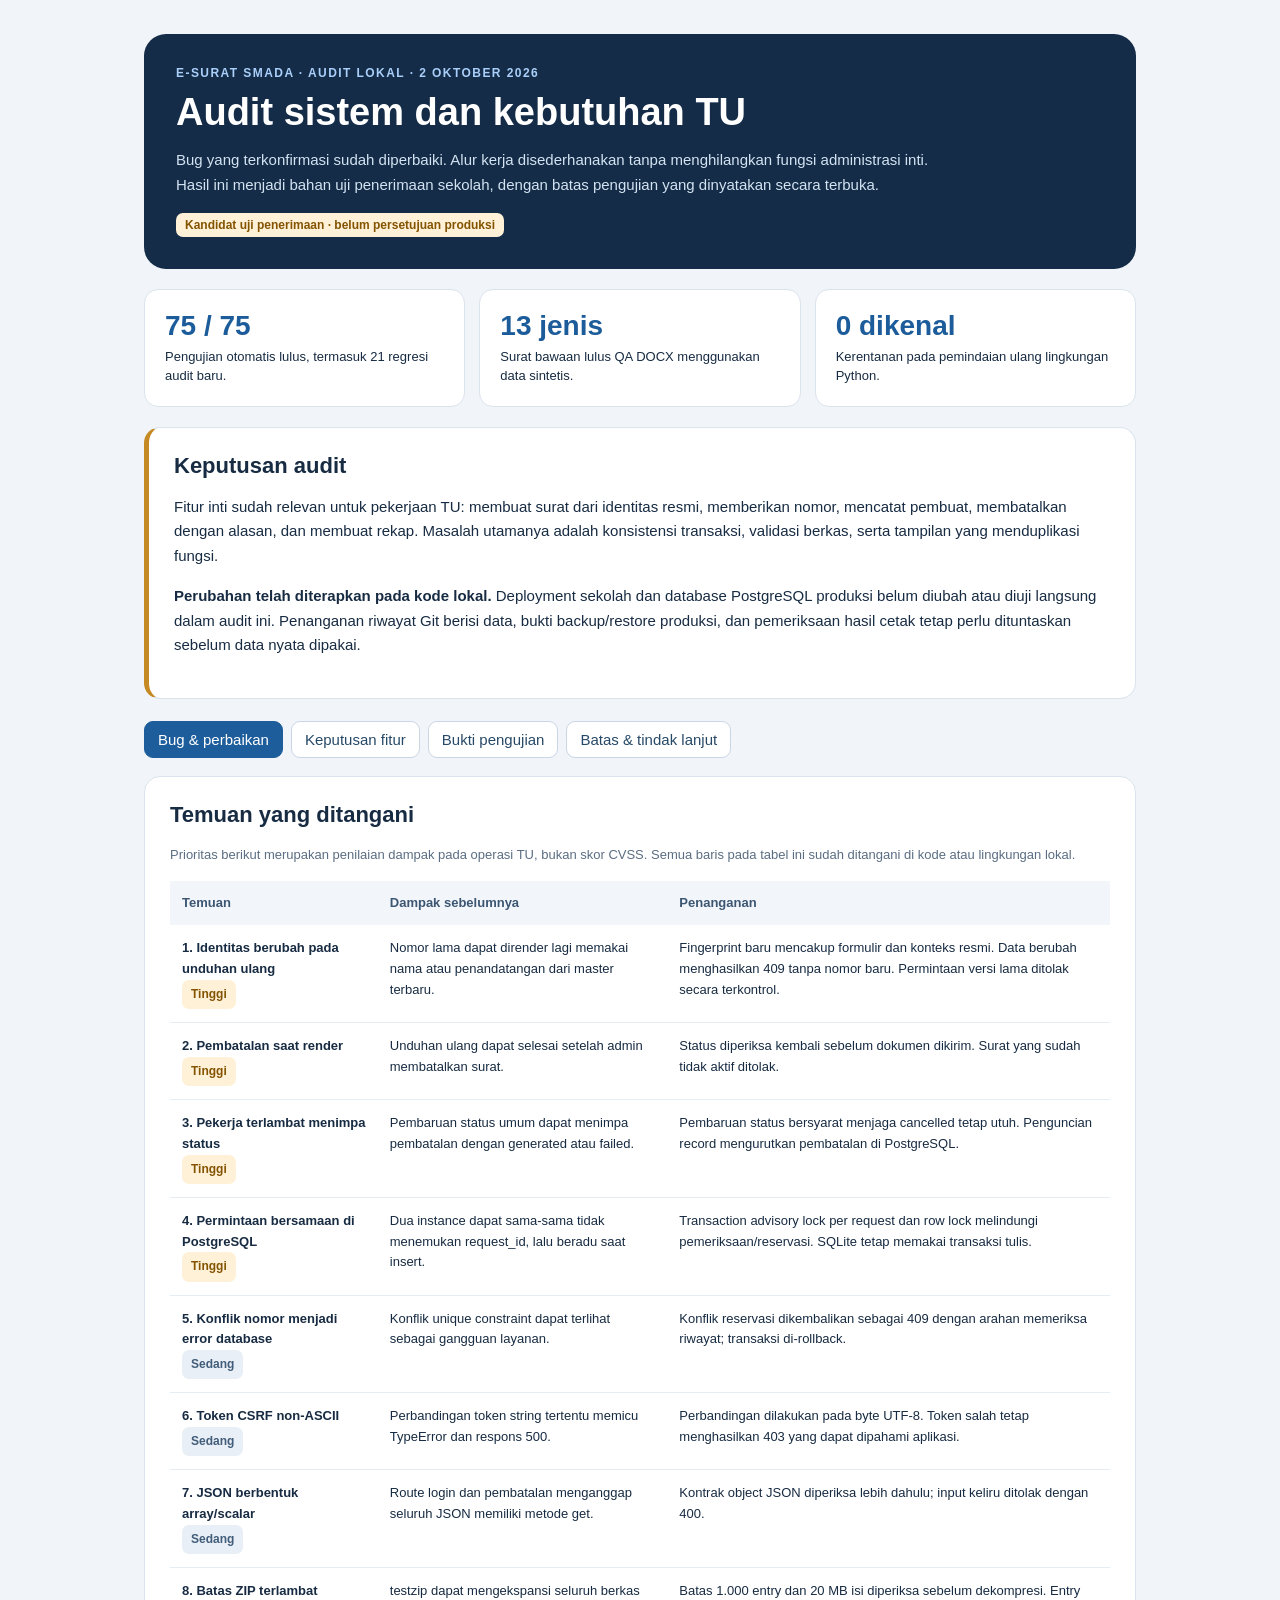
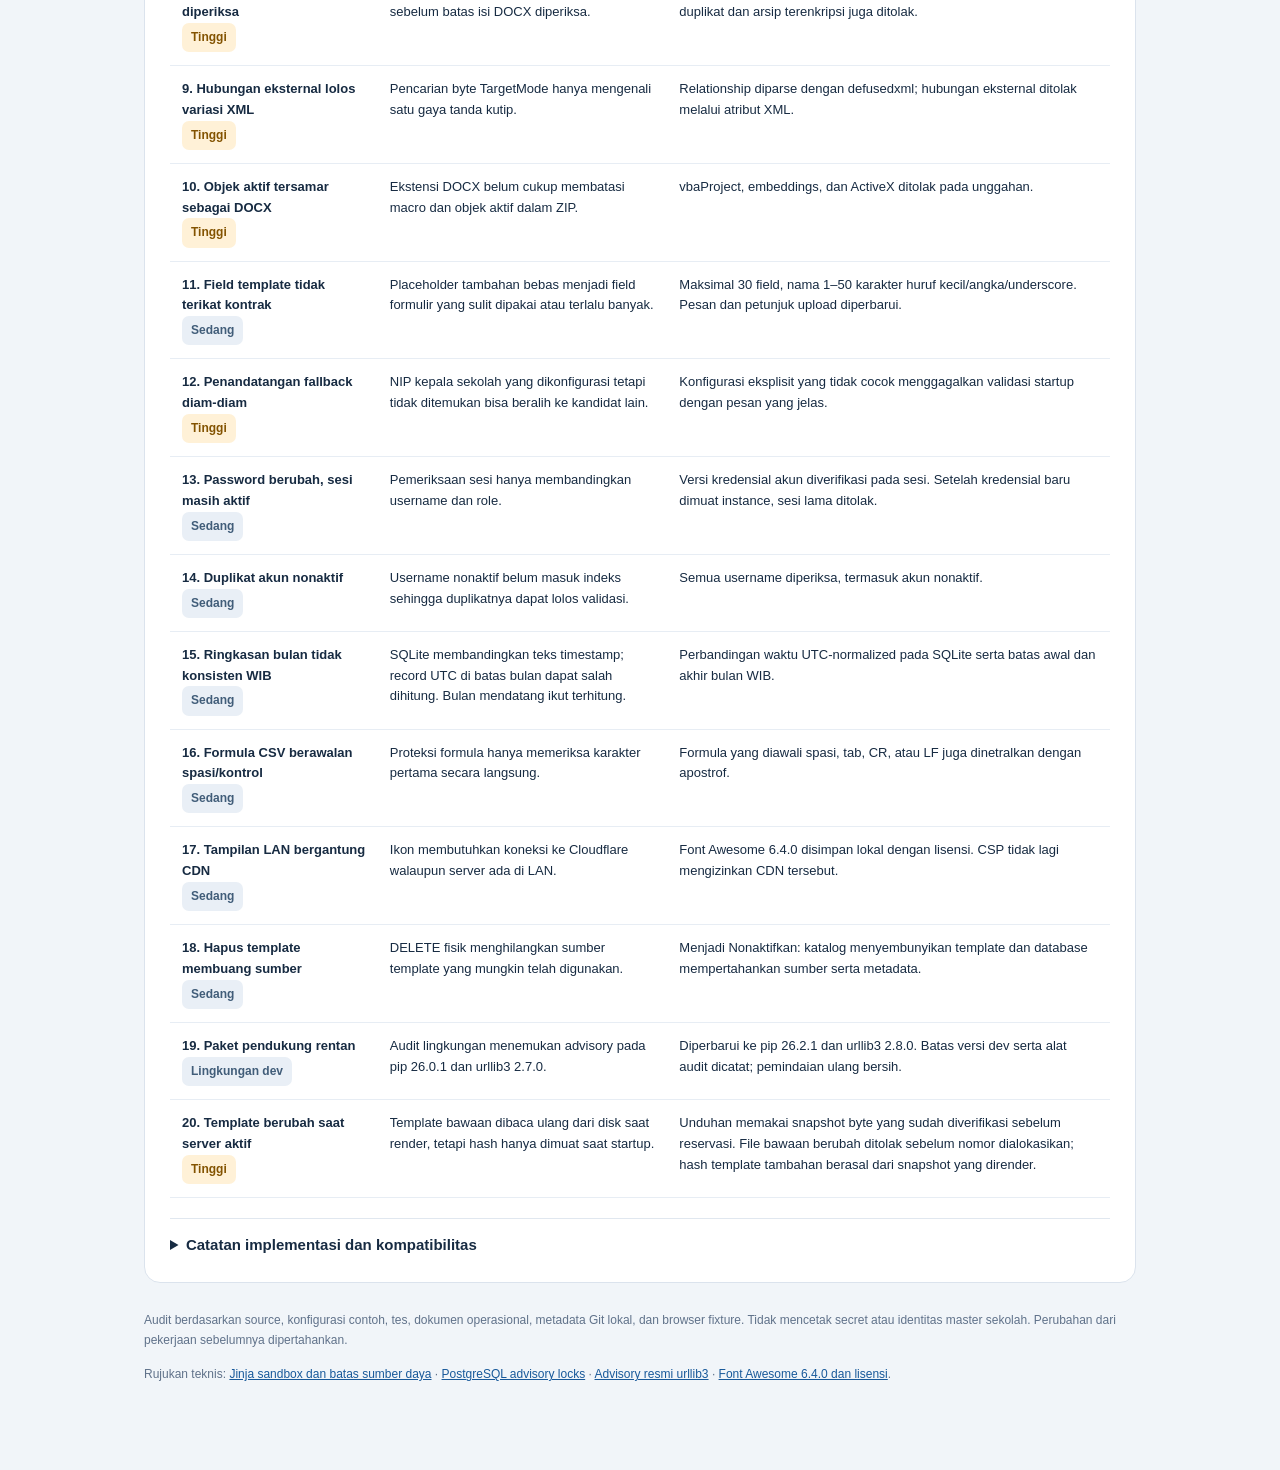
<file: docs/AUDIT_SISTEM_2026-10-02.html>
<!doctype html>
<html lang="id">
<head>
<meta charset="utf-8"><meta name="viewport" content="width=device-width,initial-scale=1">
<title>Audit Sistem E-Surat SMADA — 2 Oktober 2026</title>
<style>
:root{font-family:Segoe UI,Arial,sans-serif;color:#172b42;background:#f1f5f9;font-size:15px}*{box-sizing:border-box}body{margin:0}main{max-width:1040px;margin:auto;padding:34px 24px 70px}header{border-radius:22px;background:#142c47;color:#fff;padding:32px}h1{font-size:clamp(26px,4vw,38px);line-height:1.16;margin:10px 0 14px}h2{font-size:22px;margin:0 0 16px}h3{font-size:16px;margin:0 0 8px}p{line-height:1.65;margin:8px 0 15px}.eyebrow{font-size:12px;font-weight:700;letter-spacing:.12em;text-transform:uppercase;color:#a9cffa}.lede{max-width:780px;color:#d3e3f2}.tag{display:inline-block;padding:5px 9px;border-radius:7px;font-size:12px;font-weight:700;background:#e1f4eb;color:#165f42}.tag.warn{background:#fff1d7;color:#835300}.tag.remove{background:#fde8e9;color:#963c45}.tag.muted{background:#e9eff6;color:#415d79}.metrics{display:grid;grid-template-columns:repeat(3,1fr);gap:14px;margin:20px 0}.metric{background:#fff;border:1px solid #dbe3ed;border-radius:14px;padding:20px}.metric strong{display:block;font-size:28px;color:#1c5c9a}.metric span{font-size:13px;line-height:1.5;display:block;margin-top:5px}.panel{background:white;border:1px solid #dbe3ed;border-radius:16px;padding:25px;margin:18px 0}.decision{border-left:5px solid #c58a23}.note{color:#5a6d82;font-size:13px}.tabs{display:flex;flex-wrap:wrap;gap:8px;margin:22px 0 16px}button{font:inherit;cursor:pointer;border:1px solid #cad6e5;border-radius:9px;padding:9px 13px;background:#fff;color:#274968}button.active{background:#1d5d9b;color:#fff;border-color:#1d5d9b}button:focus-visible,a:focus-visible{outline:3px solid #e5a839;outline-offset:3px}[hidden]{display:none!important}.table-wrap{overflow-x:auto}table{width:100%;border-collapse:collapse;text-align:left;font-size:13px;line-height:1.6}th{padding:12px;background:#f2f6fb;color:#3c5672;font-weight:700}td{padding:13px 12px;border-bottom:1px solid #e7edf4;vertical-align:top}td:first-child{min-width:180px;font-weight:600}td code{font-size:12px}ul,ol{padding-left:22px;line-height:1.7}li{margin:7px 0}details{border-top:1px solid #e0e7ef;padding-top:14px;margin-top:20px}summary{cursor:pointer;font-weight:600;line-height:1.6}code{background:#eef3f8;border-radius:4px;padding:2px 4px;overflow-wrap:anywhere}a{color:#18599a;text-decoration:underline}footer{color:#60728a;font-size:12px;margin-top:28px;line-height:1.6}.cards{display:grid;grid-template-columns:1fr 1fr;gap:14px}.card{padding:17px;border:1px solid #e0e7ef;border-radius:12px;background:#fafcfe}@media(max-width:650px){main{padding:16px 12px 40px}header{padding:24px 20px}.panel{padding:20px 16px}.metrics{gap:8px}.metric{padding:15px 11px}.metric strong{font-size:23px}.metric span{font-size:12px}.cards{grid-template-columns:1fr}td:first-child{min-width:140px}}@media print{body{background:white}main{max-width:none;padding:0}header{background:white;color:#172b42;border:1px solid #b9c7d7}.lede,.eyebrow{color:#415d79}.tabs,button{display:none}.tab-section[hidden]{display:block!important}.panel{break-inside:auto}.table-wrap{overflow:visible}tr{break-inside:avoid}a{color:inherit}}
</style>
</head>
<body><main>
<header><div class="eyebrow">E-Surat SMADA · Audit lokal · 2 Oktober 2026</div><h1>Audit sistem dan kebutuhan TU</h1><p class="lede">Bug yang terkonfirmasi sudah diperbaiki. Alur kerja disederhanakan tanpa menghilangkan fungsi administrasi inti. Hasil ini menjadi bahan uji penerimaan sekolah, dengan batas pengujian yang dinyatakan secara terbuka.</p><span class="tag warn">Kandidat uji penerimaan · belum persetujuan produksi</span></header>
<div class="metrics"><div class="metric"><strong>75 / 75</strong><span>Pengujian otomatis lulus, termasuk 21 regresi audit baru.</span></div><div class="metric"><strong>13 jenis</strong><span>Surat bawaan lulus QA DOCX menggunakan data sintetis.</span></div><div class="metric"><strong>0 dikenal</strong><span>Kerentanan pada pemindaian ulang lingkungan Python.</span></div></div>
<section class="panel decision"><h2>Keputusan audit</h2><p>Fitur inti sudah relevan untuk pekerjaan TU: membuat surat dari identitas resmi, memberikan nomor, mencatat pembuat, membatalkan dengan alasan, dan membuat rekap. Masalah utamanya adalah konsistensi transaksi, validasi berkas, serta tampilan yang menduplikasi fungsi.</p><p><strong>Perubahan telah diterapkan pada kode lokal.</strong> Deployment sekolah dan database PostgreSQL produksi belum diubah atau diuji langsung dalam audit ini. Penanganan riwayat Git berisi data, bukti backup/restore produksi, dan pemeriksaan hasil cetak tetap perlu dituntaskan sebelum data nyata dipakai.</p></section>
<nav class="tabs" aria-label="Bagian laporan"><button class="active" aria-pressed="true" data-section="fixes">Bug &amp; perbaikan</button><button aria-pressed="false" data-section="features">Keputusan fitur</button><button aria-pressed="false" data-section="validation">Bukti pengujian</button><button aria-pressed="false" data-section="limits">Batas &amp; tindak lanjut</button></nav>
<section class="panel tab-section" id="fixes"><h2>Temuan yang ditangani</h2><p class="note">Prioritas berikut merupakan penilaian dampak pada operasi TU, bukan skor CVSS. Semua baris pada tabel ini sudah ditangani di kode atau lingkungan lokal.</p><div class="table-wrap"><table><thead><tr><th>Temuan</th><th>Dampak sebelumnya</th><th>Penanganan</th></tr></thead><tbody>
<tr><td>1. Identitas berubah pada unduhan ulang<br><span class="tag warn">Tinggi</span></td><td>Nomor lama dapat dirender lagi memakai nama atau penandatangan dari master terbaru.</td><td>Fingerprint baru mencakup formulir dan konteks resmi. Data berubah menghasilkan 409 tanpa nomor baru. Permintaan versi lama ditolak secara terkontrol.</td></tr>
<tr><td>2. Pembatalan saat render<br><span class="tag warn">Tinggi</span></td><td>Unduhan ulang dapat selesai setelah admin membatalkan surat.</td><td>Status diperiksa kembali sebelum dokumen dikirim. Surat yang sudah tidak aktif ditolak.</td></tr>
<tr><td>3. Pekerja terlambat menimpa status<br><span class="tag warn">Tinggi</span></td><td>Pembaruan status umum dapat menimpa pembatalan dengan generated atau failed.</td><td>Pembaruan status bersyarat menjaga cancelled tetap utuh. Penguncian record mengurutkan pembatalan di PostgreSQL.</td></tr>
<tr><td>4. Permintaan bersamaan di PostgreSQL<br><span class="tag warn">Tinggi</span></td><td>Dua instance dapat sama-sama tidak menemukan request_id, lalu beradu saat insert.</td><td>Transaction advisory lock per request dan row lock melindungi pemeriksaan/reservasi. SQLite tetap memakai transaksi tulis.</td></tr>
<tr><td>5. Konflik nomor menjadi error database<br><span class="tag muted">Sedang</span></td><td>Konflik unique constraint dapat terlihat sebagai gangguan layanan.</td><td>Konflik reservasi dikembalikan sebagai 409 dengan arahan memeriksa riwayat; transaksi di-rollback.</td></tr>
<tr><td>6. Token CSRF non-ASCII<br><span class="tag muted">Sedang</span></td><td>Perbandingan token string tertentu memicu TypeError dan respons 500.</td><td>Perbandingan dilakukan pada byte UTF-8. Token salah tetap menghasilkan 403 yang dapat dipahami aplikasi.</td></tr>
<tr><td>7. JSON berbentuk array/scalar<br><span class="tag muted">Sedang</span></td><td>Route login dan pembatalan menganggap seluruh JSON memiliki metode get.</td><td>Kontrak object JSON diperiksa lebih dahulu; input keliru ditolak dengan 400.</td></tr>
<tr><td>8. Batas ZIP terlambat diperiksa<br><span class="tag warn">Tinggi</span></td><td>testzip dapat mengekspansi seluruh berkas sebelum batas isi DOCX diperiksa.</td><td>Batas 1.000 entry dan 20 MB isi diperiksa sebelum dekompresi. Entry duplikat dan arsip terenkripsi juga ditolak.</td></tr>
<tr><td>9. Hubungan eksternal lolos variasi XML<br><span class="tag warn">Tinggi</span></td><td>Pencarian byte TargetMode hanya mengenali satu gaya tanda kutip.</td><td>Relationship diparse dengan defusedxml; hubungan eksternal ditolak melalui atribut XML.</td></tr>
<tr><td>10. Objek aktif tersamar sebagai DOCX<br><span class="tag warn">Tinggi</span></td><td>Ekstensi DOCX belum cukup membatasi macro dan objek aktif dalam ZIP.</td><td>vbaProject, embeddings, dan ActiveX ditolak pada unggahan.</td></tr>
<tr><td>11. Field template tidak terikat kontrak<br><span class="tag muted">Sedang</span></td><td>Placeholder tambahan bebas menjadi field formulir yang sulit dipakai atau terlalu banyak.</td><td>Maksimal 30 field, nama 1–50 karakter huruf kecil/angka/underscore. Pesan dan petunjuk upload diperbarui.</td></tr>
<tr><td>12. Penandatangan fallback diam-diam<br><span class="tag warn">Tinggi</span></td><td>NIP kepala sekolah yang dikonfigurasi tetapi tidak ditemukan bisa beralih ke kandidat lain.</td><td>Konfigurasi eksplisit yang tidak cocok menggagalkan validasi startup dengan pesan yang jelas.</td></tr>
<tr><td>13. Password berubah, sesi masih aktif<br><span class="tag muted">Sedang</span></td><td>Pemeriksaan sesi hanya membandingkan username dan role.</td><td>Versi kredensial akun diverifikasi pada sesi. Setelah kredensial baru dimuat instance, sesi lama ditolak.</td></tr>
<tr><td>14. Duplikat akun nonaktif<br><span class="tag muted">Sedang</span></td><td>Username nonaktif belum masuk indeks sehingga duplikatnya dapat lolos validasi.</td><td>Semua username diperiksa, termasuk akun nonaktif.</td></tr>
<tr><td>15. Ringkasan bulan tidak konsisten WIB<br><span class="tag muted">Sedang</span></td><td>SQLite membandingkan teks timestamp; record UTC di batas bulan dapat salah dihitung. Bulan mendatang ikut terhitung.</td><td>Perbandingan waktu UTC-normalized pada SQLite serta batas awal dan akhir bulan WIB.</td></tr>
<tr><td>16. Formula CSV berawalan spasi/kontrol<br><span class="tag muted">Sedang</span></td><td>Proteksi formula hanya memeriksa karakter pertama secara langsung.</td><td>Formula yang diawali spasi, tab, CR, atau LF juga dinetralkan dengan apostrof.</td></tr>
<tr><td>17. Tampilan LAN bergantung CDN<br><span class="tag muted">Sedang</span></td><td>Ikon membutuhkan koneksi ke Cloudflare walaupun server ada di LAN.</td><td>Font Awesome 6.4.0 disimpan lokal dengan lisensi. CSP tidak lagi mengizinkan CDN tersebut.</td></tr>
<tr><td>18. Hapus template membuang sumber<br><span class="tag muted">Sedang</span></td><td>DELETE fisik menghilangkan sumber template yang mungkin telah digunakan.</td><td>Menjadi Nonaktifkan: katalog menyembunyikan template dan database mempertahankan sumber serta metadata.</td></tr>
<tr><td>19. Paket pendukung rentan<br><span class="tag muted">Lingkungan dev</span></td><td>Audit lingkungan menemukan advisory pada pip 26.0.1 dan urllib3 2.7.0.</td><td>Diperbarui ke pip 26.2.1 dan urllib3 2.8.0. Batas versi dev serta alat audit dicatat; pemindaian ulang bersih.</td></tr>
<tr><td>20. Template berubah saat server aktif<br><span class="tag warn">Tinggi</span></td><td>Template bawaan dibaca ulang dari disk saat render, tetapi hash hanya dimuat saat startup.</td><td>Unduhan memakai snapshot byte yang sudah diverifikasi sebelum reservasi. File bawaan berubah ditolak sebelum nomor dialokasikan; hash template tambahan berasal dari snapshot yang dirender.</td></tr>
</tbody></table></div><details><summary>Catatan implementasi dan kompatibilitas</summary><p>Tidak ada perubahan schema database baru dalam audit ini. Fingerprint permintaan sekarang berawalan <code>v2:</code>; request lama tanpa konteks identitas lengkap tetap berada di riwayat tetapi tidak dapat dirender ulang melalui formulir. Tidak ada nomor lama yang dialokasikan ulang.</p><p>Sesi sebelum perubahan versi kredensial perlu login kembali. Perubahan file akun berlaku setelah restart/redeploy semua instance. Penonaktifan template bukan penyimpanan versi historis: upload ulang key yang sama masih dapat memperbarui row sumber.</p><p>Validator personel tidak lagi bergantung pada assert yang hilang saat Python berjalan dengan optimasi. Halaman template menjelaskan kontrak field dan perilaku penonaktifan.</p></details></section>
<section class="panel tab-section" id="features" hidden><h2>Fitur: pertahankan atau buang?</h2><p>Penilaian didasarkan pada pekerjaan TU dan duplikasi alur yang terlihat pada kode. Frekuensi penggunaan nyata belum diukur bersama staf sekolah.</p><div class="table-wrap"><table><thead><tr><th>Fitur</th><th>Keputusan</th><th>Alasan / hasil</th></tr></thead><tbody>
<tr><td>Modal riwayat kedua</td><td><span class="tag remove">Dihapus</span></td><td>Filter lebih sedikit dan logika pembatalan/ekspor terpisah. Riwayat kini satu halaman; tautan dari formulir membuka tab baru agar isian bertahan.</td></tr>
<tr><td>Pratinjau master 6–8 record</td><td><span class="tag remove">Dihapus</span></td><td>Menduplikasi direktori yang sudah dapat dicari dan dipaginasi. Ringkasan jumlah dan identitas kepala sekolah tetap ada.</td></tr>
<tr><td>Role reviewer di JavaScript lama</td><td><span class="tag remove">Dihapus</span></td><td>Tidak ada role reviewer yang didukung backend. Hilang bersama implementasi modal riwayat lama.</td></tr>
<tr><td>Katalog “Template (.docx)” di pembuat surat</td><td><span class="tag muted">Diperjelas</span></td><td>Menjadi Jenis Surat; fungsinya memilih surat, bukan mengunduh template kosong. Panel kelola template admin tetap terpisah.</td></tr>
<tr><td>13 jenis bawaan</td><td><span class="tag">Dipertahankan</span></td><td>Masing-masing memiliki tujuan dan kontrak dokumen. Belum ada data penggunaan yang membuktikan salah satunya perlu dibuang.</td></tr>
<tr><td>Pencarian guru/siswa dan kode arsip di formulir</td><td><span class="tag">Dipertahankan</span></td><td>Berguna untuk memilih identitas resmi dan klasifikasi tanpa mengetik ulang atau meninggalkan formulir.</td></tr>
<tr><td>Nomor otomatis dan idempotensi</td><td><span class="tag">Wajib</span></td><td>Mengurangi duplikasi nomor saat unduh ulang dan menjaga register TU.</td></tr>
<tr><td>Nomor manual admin</td><td><span class="tag">Dipertahankan terbatas</span></td><td>Dibutuhkan untuk pencatatan nomor dari register/SOP sekolah. Tetap admin-only dan unik.</td></tr>
<tr><td>Pembatalan dengan alasan</td><td><span class="tag">Wajib</span></td><td>Koreksi administrasi perlu jejak aktor, waktu, dan alasan; nomor tidak digunakan kembali.</td></tr>
<tr><td>Word dan PDF</td><td><span class="tag">Dipertahankan</span></td><td>Word untuk pemeriksaan dan format kompleks; PDF untuk distribusi/cetak setelah diperiksa. Keduanya memakai satu nomor.</td></tr>
<tr><td>Template tambahan admin</td><td><span class="tag">Dipertahankan terbatas</span></td><td>Memenuhi kebutuhan surat baru tanpa perubahan kode. Upload tetap admin-only, tervalidasi, dan perlu QA sekolah.</td></tr>
<tr><td>Dashboard, detail, rekap CSV, dan panduan</td><td><span class="tag">Dipertahankan</span></td><td>Mendukung pengecekan operasional dan pelatihan. Tidak menambah workflow persetujuan yang belum disepakati.</td></tr>
<tr><td>Import, backup, migrasi, dan health</td><td><span class="tag">Dipertahankan</span></td><td>Fungsi pemeliharaan penting walaupun bukan menu harian TU. Tidak ditempatkan di alur pengguna umum.</td></tr>
</tbody></table></div></section>
<section class="panel tab-section" id="validation" hidden><h2>Bukti dan cakupan pengujian</h2><div class="cards"><article class="card"><h3>Backend dan dokumen</h3><p>75 pengujian lulus. Mencakup seluruh jenis bawaan, hak akun, sesi, CSRF, penomoran, retry, DOCX/PDF, filter, ekspor, template tambahan, backup dan migrasi.</p><p class="note">21 tes regresi baru pada <code>tests/test_audit_regressions.py</code>; fixture sintetis dan SQLite temporer.</p></article><article class="card"><h3>Browser nyata</h3><p>Login operator, dashboard, direktori, detail, filter, unduhan CSV, wizard surat, unduhan Word/PDF dengan nomor sama, dan ponsel 390 px.</p><p class="note">Microsoft Edge headless, tanpa error JavaScript; halaman yang diperiksa tidak overflow horizontal. Aset eksternal diblokir pada pemeriksaan LAN.</p></article><article class="card"><h3>QA 13 surat</h3><p>Seluruh DOCX bawaan dibuat dan diperiksa dengan data sintetis: struktur valid, placeholder terisi, dan penandatangan sesuai kontrak.</p><p class="note">Database produksi tidak berubah. Ini bukan bukti hasil cetak Word/printer sekolah.</p></article><article class="card"><h3>Dependensi dan pemeriksaan kode</h3><p>Pyrefly: 0 diagnostik (1 import library tanpa stub disupresi eksplisit). Sintaks JavaScript, kompilasi Python, pip check, dan pemeriksaan kandidat Git lulus.</p><p class="note">Audit ulang pip-audit lingkungan penuh: tidak ada kerentanan dikenal pada saat pemeriksaan.</p></article></div><details open><summary>Hasil Bandit dibaca dan ditelaah</summary><p>Pemindaian akhir menghasilkan 46 peringatan, tanpa temuan high severity. Sebanyak 38 adalah B608 pada konstruksi SQL internal. Nama tabel/kolom berasal dari allowlist atau konstanta; nilai pengguna dikirim sebagai parameter. Delapan lainnya terkait subprocess pemeliharaan dengan argumen tetap, password kosong/fixture QA, dan assert pada alat QA. Temuan tersebut tidak disembunyikan dari hasil scanner.</p><p>Hasil scanner merupakan petunjuk untuk review, bukan bukti bahwa sistem bebas kerentanan. Pemindaian dependensi langsung maupun lingkungan penuh dilakukan; advisory awal yang berulang tidak dihitung sebagai bug aplikasi terpisah.</p></details><details><summary>Perintah untuk mengulang pemeriksaan</summary><ul><li><code>python -m unittest discover -s tests -q</code></li><li><code>python -m pyrefly check --config pyrefly.toml --min-severity warn</code></li><li><code>python scripts/generate_qa_letters.py</code></li><li><code>python -m compileall -q app.py esurat scripts tests</code></li><li><code>python scripts/check_no_sensitive_tracking.py</code></li><li><code>python -m pip check</code> dan <code>python -m pip_audit</code></li><li><code>python -m bandit -r esurat scripts app.py</code> — keluaran harus ditelaah, bukan dianggap otomatis bersih.</li></ul><p class="note">Log JSON scanner serta screenshot browser tersimpan di folder QA lokal yang diabaikan Git. File tes regresi dan laporan ini disimpan bersama source.</p></details></section>
<section class="panel tab-section" id="limits" hidden><h2>Hal yang masih perlu dituntaskan</h2><ol><li><strong>Riwayat data di Git.</strong> Pemeriksaan metadata lokal menemukan 4 commit yang menyentuh folder data. Kandidat commit saat ini bersih, tetapi history/remote dan deployment lama belum dibersihkan atau divalidasi ulang. Audit ini tidak melakukan rewrite history atau mengubah remote.</li><li><strong>Deployment PostgreSQL sekolah.</strong> SQL penguncian PostgreSQL diperiksa dengan mock; transaksi nyata dan uji bersamaan dijalankan pada SQLite. Pooler, SSL, hak runtime, restart semua instance, dan beban produksi masih perlu diuji langsung.</li><li><strong>Arsip file hasil.</strong> Riwayat menyimpan register administrasi, belum berkas DOCX/PDF atau snapshot dokumen lengkap untuk unduh ulang. File tetap harus disimpan dalam arsip sekolah. Penonaktifan template tidak menggantikan arsip versi.</li><li><strong>Ketepatan tata letak PDF.</strong> Konverter memakai interpretasi DOCX sederhana. Font, section, header/footer, pagination, dan format kompleks tidak dijamin identik dengan Word. Petunjuk di layar menyarankan pemeriksaan dan ekspor melalui Word untuk format kompleks.</li><li><strong>Operasional LAN dan internet.</strong> Aset antarmuka kini lokal. Sinkronisasi offline antara database LAN dan cloud belum tersedia; keduanya harus menggunakan register/nomor yang dikoordinasikan melalui SOP. Jangan menjalankan dua database independen seolah-olah saling tersinkronisasi.</li><li><strong>Pembatasan login antar-instance.</strong> Limiter sekarang berada dalam memori setiap proses. Untuk beberapa instance publik, gunakan pembatasan di reverse proxy/WAF atau penyimpanan limiter bersama. Tidak ada simulasi DDoS atau pentest eksternal dalam audit ini.</li><li><strong>Backup dan akun sekolah.</strong> Workflow backup/verify telah diuji sintetis; drill restore produksi dan penyimpanan secret/rilis/template terpisah perlu bukti sekolah. Pengelolaan akun masih memakai file privat dan restart/redeploy.</li><li><strong>Uji penerimaan staf.</strong> Staf TU perlu memeriksa identitas resmi, standar nomor, contoh cetak, kemudahan kerja, serta SOP pengganti surat. Frekuensi penggunaan fitur belum dikonfirmasi melalui wawancara atau telemetri.</li></ol><p class="note">Template hanya boleh berasal dari admin tepercaya. Sandbox render dan batas upload tersedia, tetapi batas CPU/memori/timeout tetap perlu dikonfigurasi pada runtime deployment.</p><h3>Urutan tindak lanjut</h3><p>Amankan data historis → rilis ke lingkungan uji sekolah → verifikasi akun dan PostgreSQL → drill backup/restore → pemeriksaan Word/PDF/cetak → uji penerimaan TU → persetujuan penggunaan data nyata.</p></section>
<footer><p>Audit berdasarkan source, konfigurasi contoh, tes, dokumen operasional, metadata Git lokal, dan browser fixture. Tidak mencetak secret atau identitas master sekolah. Perubahan dari pekerjaan sebelumnya dipertahankan.</p><p>Rujukan teknis: <a href="https://jinja.palletsprojects.com/en/stable/sandbox/">Jinja sandbox dan batas sumber daya</a> · <a href="https://www.postgresql.org/docs/current/explicit-locking.html#ADVISORY-LOCKS">PostgreSQL advisory locks</a> · <a href="https://github.com/urllib3/urllib3/security/advisories/GHSA-gh4c-6fx4-qh6g">Advisory resmi urllib3</a> · <a href="https://github.com/FortAwesome/Font-Awesome/tree/6.4.0">Font Awesome 6.4.0 dan lisensi</a>.</p></footer>
</main><script>
document.querySelectorAll('[data-section]').forEach(button=>button.addEventListener('click',()=>{document.querySelectorAll('[data-section]').forEach(item=>{const active=item===button;item.classList.toggle('active',active);item.setAttribute('aria-pressed',String(active));});document.querySelectorAll('.tab-section').forEach(section=>{section.hidden=section.id!==button.dataset.section;});}));
</script></body></html>
</file>
